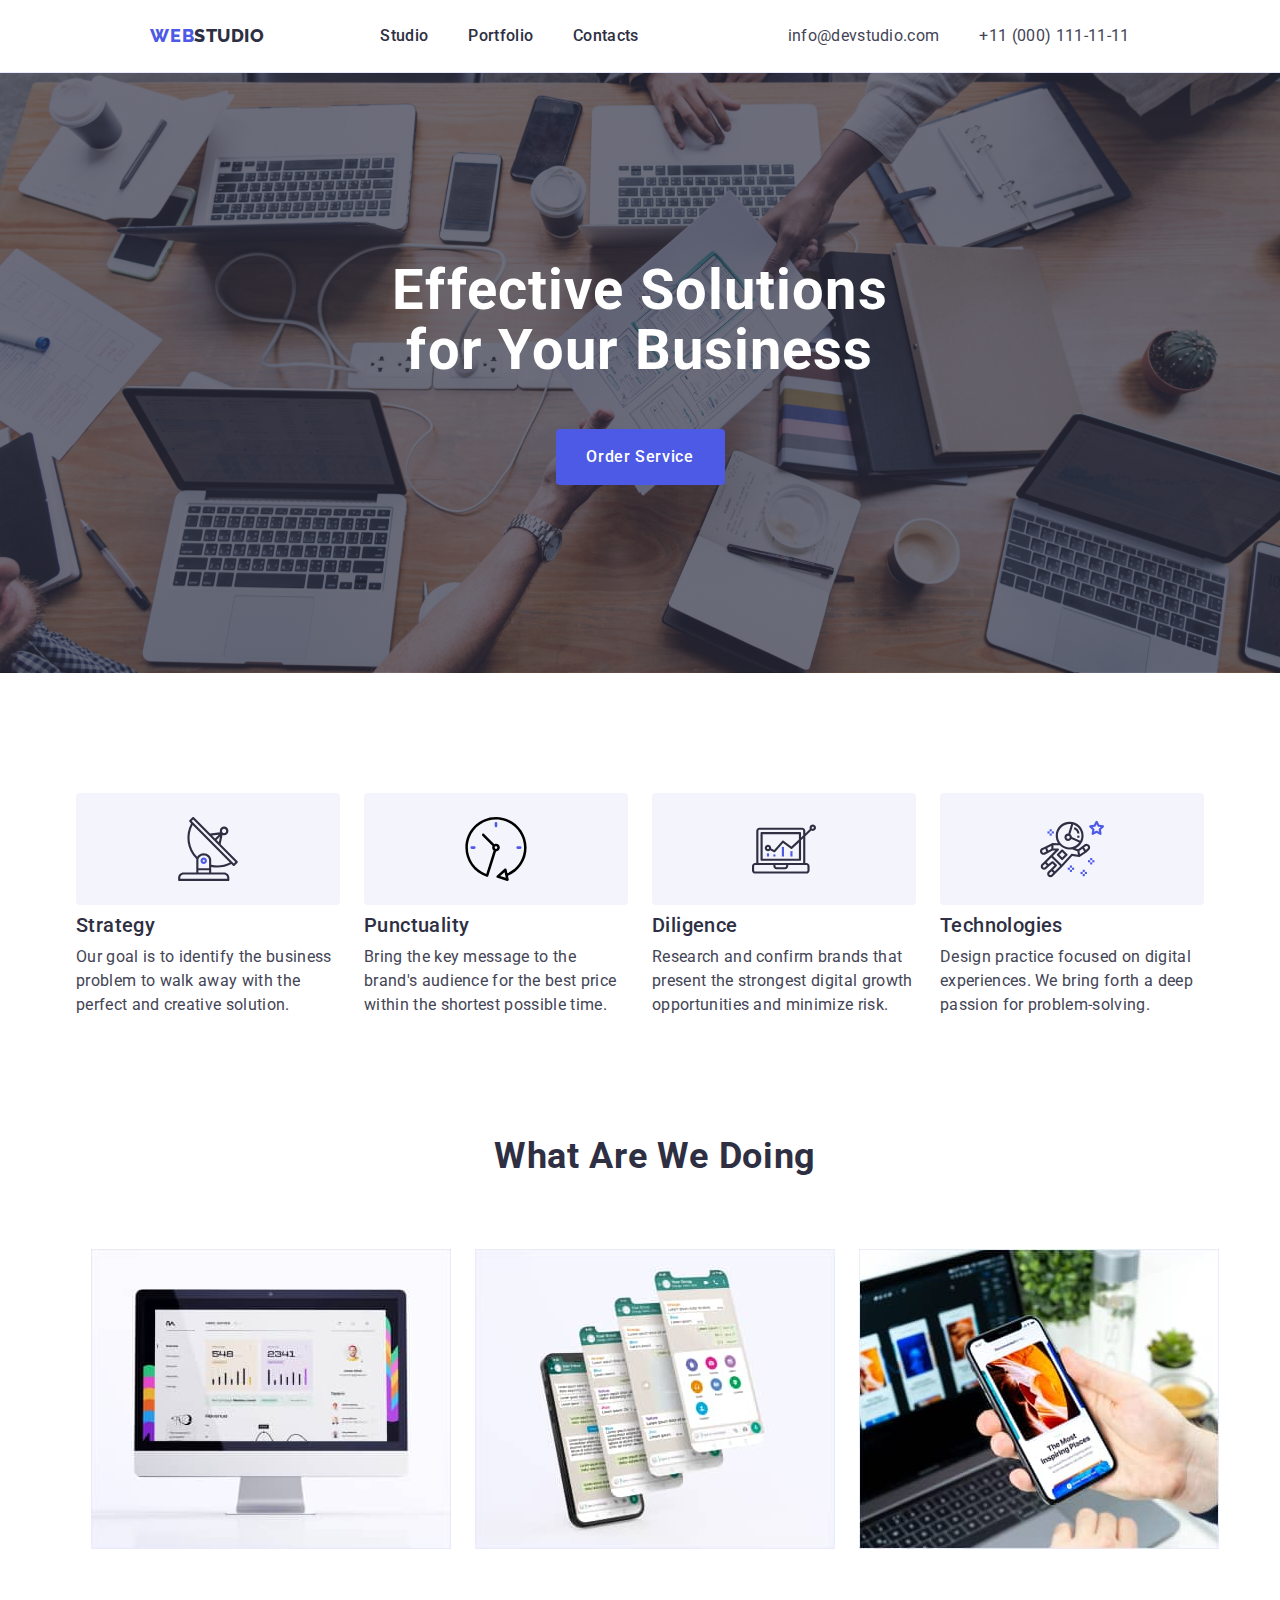
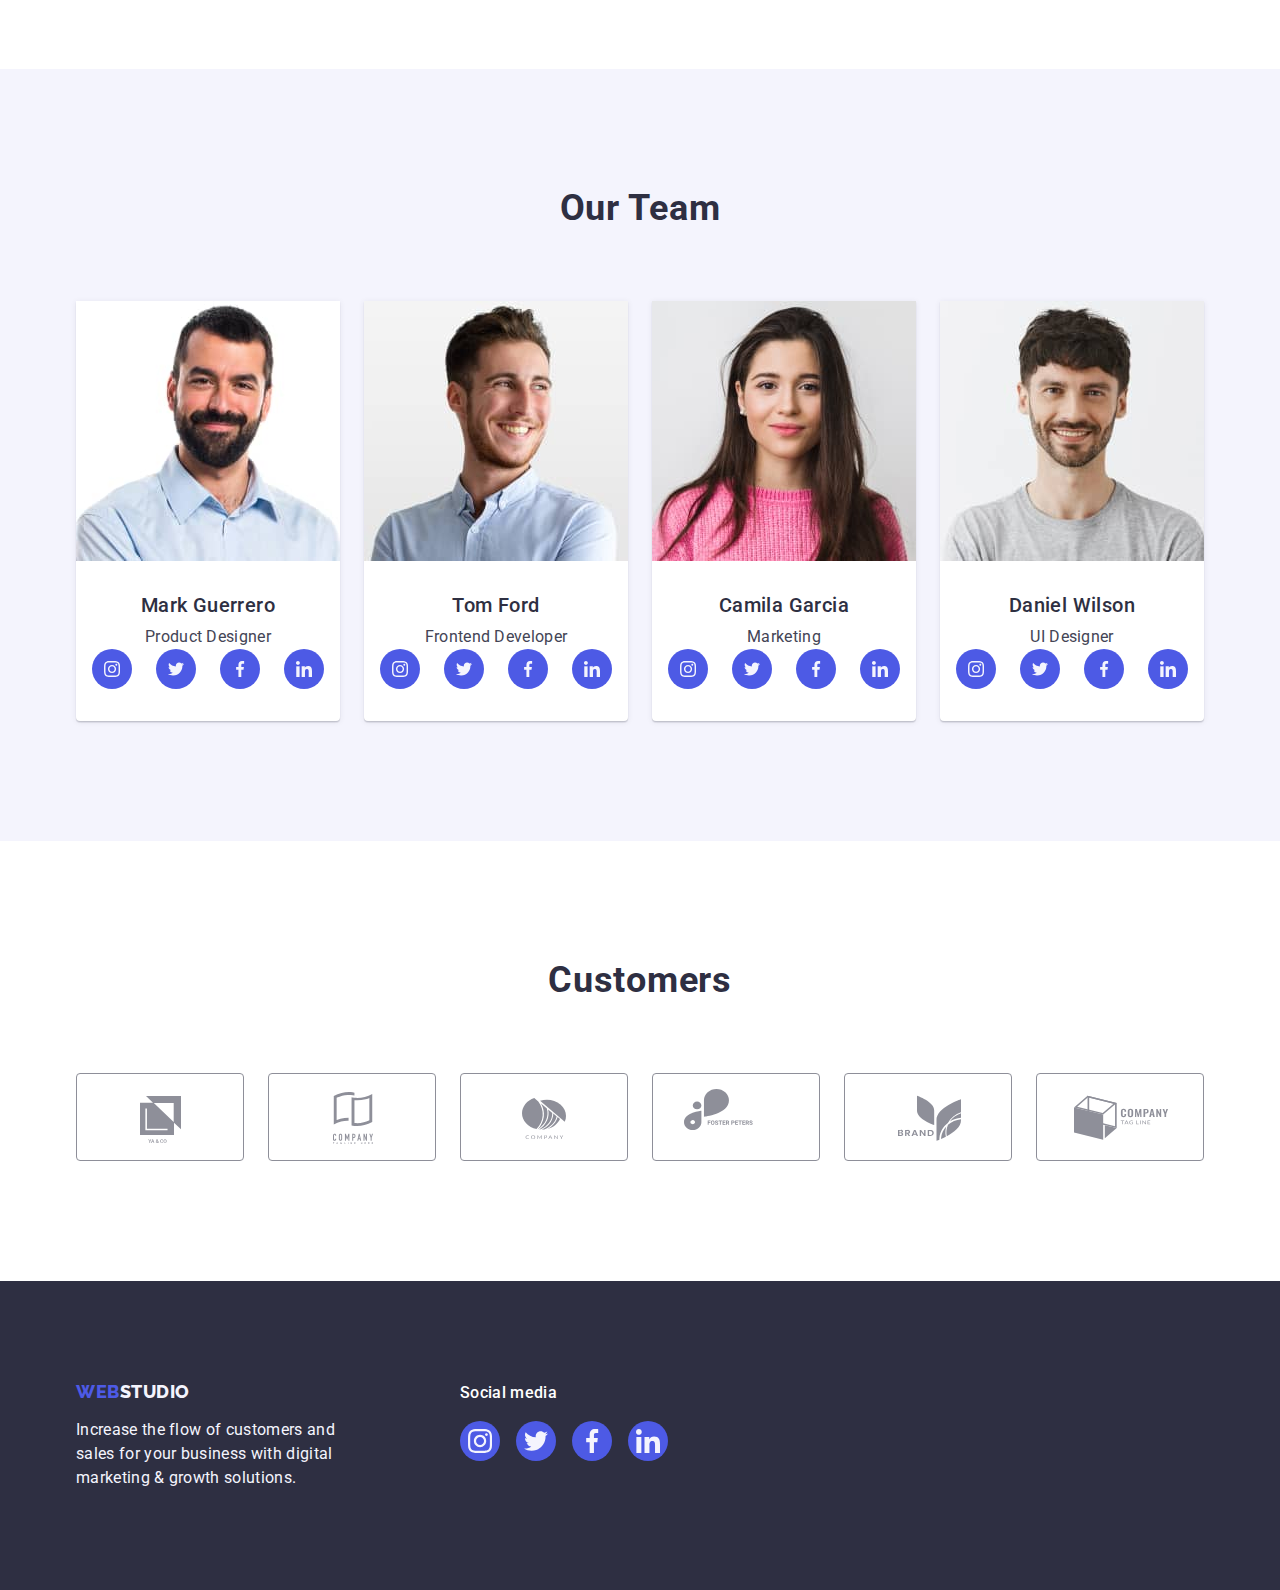
<file: index.html>
<!DOCTYPE html>
<html lang="en">
  <head>
    <meta charset="UTF-8" />
    <meta http-equiv="X-UA-Compatible" content="IE=edge" />
    <meta name="viewport" content="width=device-width, initial-scale=1.0" />
    <title>Document</title>

    <link rel="preconnect" href="https://fonts.googleapis.com" />
    <link rel="preconnect" href="https://fonts.gstatic.com" crossorigin />
    <link
      href="https://fonts.googleapis.com/css2?family=Raleway:wght@800&family=Roboto:wght@400;500;700;900&display=swap"
      rel="stylesheet"
    />
    <link
      href="https://cdn.jsdelivr.net/npm/modern-normalize@2.0.0/modern-normalize.min.css"
      rel="stylesheet"
    />

    <link rel="stylesheet" href="./css/styles.css" />
  </head>
  <body>
    <header class="head">
      <div class="container nav">
        <nav class="nav-style">
          <a href="./index.html" class="logo link">
            Web<span class="highlight">Studio</span></a
          >

          <ul class="list nav-style">
            <li class="nav-menu">
              <a href="./index.html" class="list-links link">Studio</a>
            </li>
            <li class="nav-menu">
              <a href="./portfolio.html" class="list-links link">Portfolio</a>
            </li>
            <li class="nav-menu">
              <a href="" class="list-links link">Contacts</a>
            </li>
          </ul>
        </nav>
        <address class="contacts adress-style">
          <ul class="list adress-style">
            <li>
              <a href="mailto:info@devstudio.com" class="contact-list link"
                >info@devstudio.com</a
              >
            </li>
            <li>
              <a href="tel:+110001111111" class="contact-list link"
                >+11 (000) 111-11-11</a
              >
            </li>
          </ul>
        </address>
      </div>
    </header>

    <main>
      <section class="section-one">
        <div class="container column">
          <h1 class="solutions">Effective Solutions for Your Business</h1>
          <button type="button" class="btn pointer btn-style">
            Order Service
          </button>
        </div>
      </section>

      <section class="section-two">
        <div class="container">
          <h2 class="random visually-hidden">Company's policy</h2>
          <ul class="list policy-box">
            <li class="policy-style">
              <div class="icon">
                <svg width="64" height="64">
                  <use href="./images/icons.svg#icon-antenna"></use>
                </svg>
              </div>
              <h3 class="random company-policy">Strategy</h3>
              <p class="company-text">
                Our goal is to identify the business problem to walk away with
                the perfect and creative solution.
              </p>
            </li>
            <li class="policy-style">
              <div class="icon">
                <svg width="64" height="64">
                  <use href="./images/icons.svg#icon-clock"></use>
                </svg>
              </div>
              <h3 class="random company-policy">Punctuality</h3>
              <p class="company-text">
                Bring the key message to the brand's audience for the best price
                within the shortest possible time.
              </p>
            </li>
            <li class="policy-style">
              <div class="icon">
                <svg width="64" height="64">
                  <use href="./images/icons.svg#icon-diagram"></use>
                </svg>
              </div>
              <h3 class="random company-policy">Diligence</h3>
              <p class="company-text">
                Research and confirm brands that present the strongest digital
                growth opportunities and minimize risk.
              </p>
            </li>
            <li class="policy-style">
              <div class="icon">
                <svg width="64" height="64">
                  <use href="./images/icons.svg#icon-astronaut"></use>
                </svg>
              </div>
              <h3 class="random company-policy">Technologies</h3>
              <p class="company-text">
                Design practice focused on digital experiences. We bring forth a
                deep passion for problem-solving.
              </p>
            </li>
          </ul>
        </div>
      </section>

      <section class="container section presentation">
        <div class="container column">
          <h2 class="actions">What are we doing</h2>
          <ul class="list policy-box">
            <li class="policy-img">
              <img
                src="./images/img1.jpg"
                alt="computer monitor"
                width="360"
                height="300"
              />
            </li>
            <li class="policy-img">
              <img
                src="./images/img2.jpg"
                alt="mobile phone"
                width="360"
                height="300"
              />
            </li>
            <li class="policy-img">
              <img
                src="./images/img3.jpg"
                alt="mobile phone on laptop background"
                width="360"
                height="300"
              />
            </li>
          </ul>
        </div>
      </section>

      <section class="wall-one section">
        <div class="container column">
          <h2 class="actions">Our Team</h2>
          <ul class="list policy-box">
            <li class="wall-second policy-style">
              <img
                src="./images/mark.jpg"
                alt="the picture shows Mark Guerrero"
                width="264"
                height="260"
              />
              <div class="work-person">
                <h3 class="random name">Mark Guerrero</h3>
                <p class="position">Product Designer</p>
                <ul class="community">
                  <li class="community-logo">
                    <a href="" class="community-link">
                      <svg class="svg-one" width="16" height="16">
                        <use href="./images/icons.svg#icon-instagram"></use>
                      </svg>
                    </a>
                  </li>
                  <li class="community-logo">
                    <a href="" class="community-link">
                      <svg class="svg-one" width="16" height="16">
                        <use href="./images/icons.svg#icon-twitter2"></use>
                      </svg>
                    </a>
                  </li>
                  <li class="community-logo">
                    <a href="" class="community-link">
                      <svg class="svg-one" width="16" height="16">
                        <use href="./images/icons.svg#icon-facebook2"></use>
                      </svg>
                    </a>
                  </li>
                  <li class="community-logo">
                    <a href="" class="community-link">
                      <svg class="svg-one" width="16" height="16">
                        <use href="./images/icons.svg#icon-linkedin2"></use>
                      </svg>
                    </a>
                  </li>
                </ul>
              </div>
            </li>
            <li class="wall-second policy-style">
              <img
                src="./images/tom.jpg"
                alt="the picture shows Tom Ford"
                width="264"
                height="260"
              />
              <div class="work-person">
                <h3 class="random name">Tom Ford</h3>
                <p class="position">Frontend Developer</p>
                <ul class="community">
                  <li class="community-logo">
                    <a href="" class="community-link">
                      <svg class="svg-one" width="16" height="16">
                        <use href="./images/icons.svg#icon-instagram"></use>
                      </svg>
                    </a>
                  </li>
                  <li class="community-logo">
                    <a href="" class="community-link">
                      <svg class="svg-one" width="16" height="16">
                        <use href="./images/icons.svg#icon-twitter2"></use>
                      </svg>
                    </a>
                  </li>
                  <li class="community-logo">
                    <a href="" class="community-link">
                      <svg class="svg-one" width="16" height="16">
                        <use href="./images/icons.svg#icon-facebook2"></use>
                      </svg>
                    </a>
                  </li>
                  <li class="community-logo">
                    <a href="" class="community-link">
                      <svg class="svg-one" width="16" height="16">
                        <use href="./images/icons.svg#icon-linkedin2"></use>
                      </svg>
                    </a>
                  </li>
                </ul>
              </div>
            </li>
            <li class="wall-second policy-style">
              <img
                src="./images/camila.jpg"
                alt="the picture shows Camila Garcia"
                width="264"
                height="260"
              />
              <div class="work-person">
                <h3 class="random name">Camila Garcia</h3>
                <p class="position">Marketing</p>
                <ul class="community">
                  <li class="community-logo">
                    <a href="" class="community-link">
                      <svg class="svg-one" width="16" height="16">
                        <use href="./images/icons.svg#icon-instagram"></use>
                      </svg>
                    </a>
                  </li>
                  <li class="community-logo">
                    <a href="" class="community-link">
                      <svg class="svg-one" width="16" height="16">
                        <use href="./images/icons.svg#icon-twitter2"></use>
                      </svg>
                    </a>
                  </li>
                  <li class="community-logo">
                    <a href="" class="community-link">
                      <svg class="svg-one" width="16" height="16">
                        <use href="./images/icons.svg#icon-facebook2"></use>
                      </svg>
                    </a>
                  </li>
                  <li class="community-logo">
                    <a href="" class="community-link">
                      <svg class="svg-one" width="16" height="16">
                        <use href="./images/icons.svg#icon-linkedin2"></use>
                      </svg>
                    </a>
                  </li>
                </ul>
              </div>
            </li>
            <li class="wall-second policy-style">
              <img
                src="./images/daniel.jpg"
                alt="the picture shows Daniel Wilson"
                width="264"
                height="260"
              />
              <div class="work-person">
                <h3 class="random name">Daniel Wilson</h3>
                <p class="position">UI Designer</p>
                <ul class="community">
                  <li class="community-logo">
                    <a href="" class="community-link">
                      <svg class="svg-one" width="16" height="16">
                        <use href="./images/icons.svg#icon-instagram"></use>
                      </svg>
                    </a>
                  </li>
                  <li class="community-logo">
                    <a href="" class="community-link">
                      <svg class="svg-one" width="16" height="16">
                        <use href="./images/icons.svg#icon-twitter2"></use>
                      </svg>
                    </a>
                  </li>
                  <li class="community-logo">
                    <a href="" class="community-link">
                      <svg class="svg-one" width="16" height="16">
                        <use href="./images/icons.svg#icon-facebook2"></use>
                      </svg>
                    </a>
                  </li>
                  <li class="community-logo">
                    <a href="" class="community-link">
                      <svg class="svg-one" width="16" height="16">
                        <use href="./images/icons.svg#icon-linkedin2"></use>
                      </svg>
                    </a>
                  </li>
                </ul>
              </div>
            </li>
          </ul>
        </div>
      </section>
      <section class="section-five">
        <div class="container">
          <h2 class="actions">Customers</h2>
          <ul class="policy-box">
            <li class="clients">
              <a href="" class="clients-link link"
                ><svg width="104" height="56" class="client-link-color">
                  <use href="./images/icons.svg#icon-client-1"></use>
                </svg>
              </a>
            </li>
            <li class="clients">
              <a href="" class="clients-link link"
                ><svg width="104" height="56" class="client-link-color">
                  <use href="./images/icons.svg#icon-client-2"></use>
                </svg>
              </a>
            </li>
            <li class="clients">
              <a href="" class="clients-link link"
                ><svg width="104" height="56" class="client-link-color">
                  <use href="./images/icons.svg#icon-client-3"></use>
                </svg>
              </a>
            </li>
            <li class="clients">
              <a href="" class="clients-link link"
                ><svg width="104" height="56" class="client-link-color">
                  <use href="./images/icons.svg#icon-client-4"></use>
                </svg>
              </a>
            </li>
            <li class="clients">
              <a href="" class="clients-link link"
                ><svg width="104" height="56" class="client-link-color">
                  <use href="./images/icons.svg#icon-client-5"></use>
                </svg>
              </a>
            </li>
            <li class="clients">
              <a href="" class="clients-link link"
                ><svg width="104" height="56" class="client-link-color">
                  <use href="./images/icons.svg#icon-client-6"></use>
                </svg>
              </a>
            </li>
          </ul>
        </div>
      </section>
    </main>

    <footer class="footer">
      <div class="container logo-style-one">
        <div class="footer-margin">
          <a href="./index.html" class="logo link link-style">
            Web<span class="highlight-second">Studio</span></a
          >
          <p class="footer-text">
            Increase the flow of customers and sales for your business with
            digital marketing & growth solutions.
          </p>
        </div>
        <div>
          <p class="logo-style-second">Social media</p>
          <ul class="social-media-box">
            <li class="community-logo">
              <a href="" class="community-link community-link-second"
                ><svg width="24" height="24" class="svg-one">
                  <use href="./images/icons.svg#icon-instagram"></use>
                </svg>
              </a>
            </li>
            <li class="community-logo">
              <a href="" class="community-link community-link-second"
                ><svg width="24" height="24" class="svg-one">
                  <use href="./images/icons.svg#icon-twitter2"></use>
                </svg>
              </a>
            </li>
            <li class="community-logo">
              <a href="" class="community-link community-link-second"
                ><svg width="24" height="24" class="svg-one">
                  <use href="./images/icons.svg#icon-facebook2"></use>
                </svg>
              </a>
            </li>
            <li class="community-logo">
              <a href="" class="community-link community-link-second"
                ><svg width="24" height="24" class="svg-one">
                  <use href="./images/icons.svg#icon-linkedin2"></use>
                </svg>
              </a>
            </li>
          </ul>
        </div>
      </div>
    </footer>
  </body>
</html>
</file>
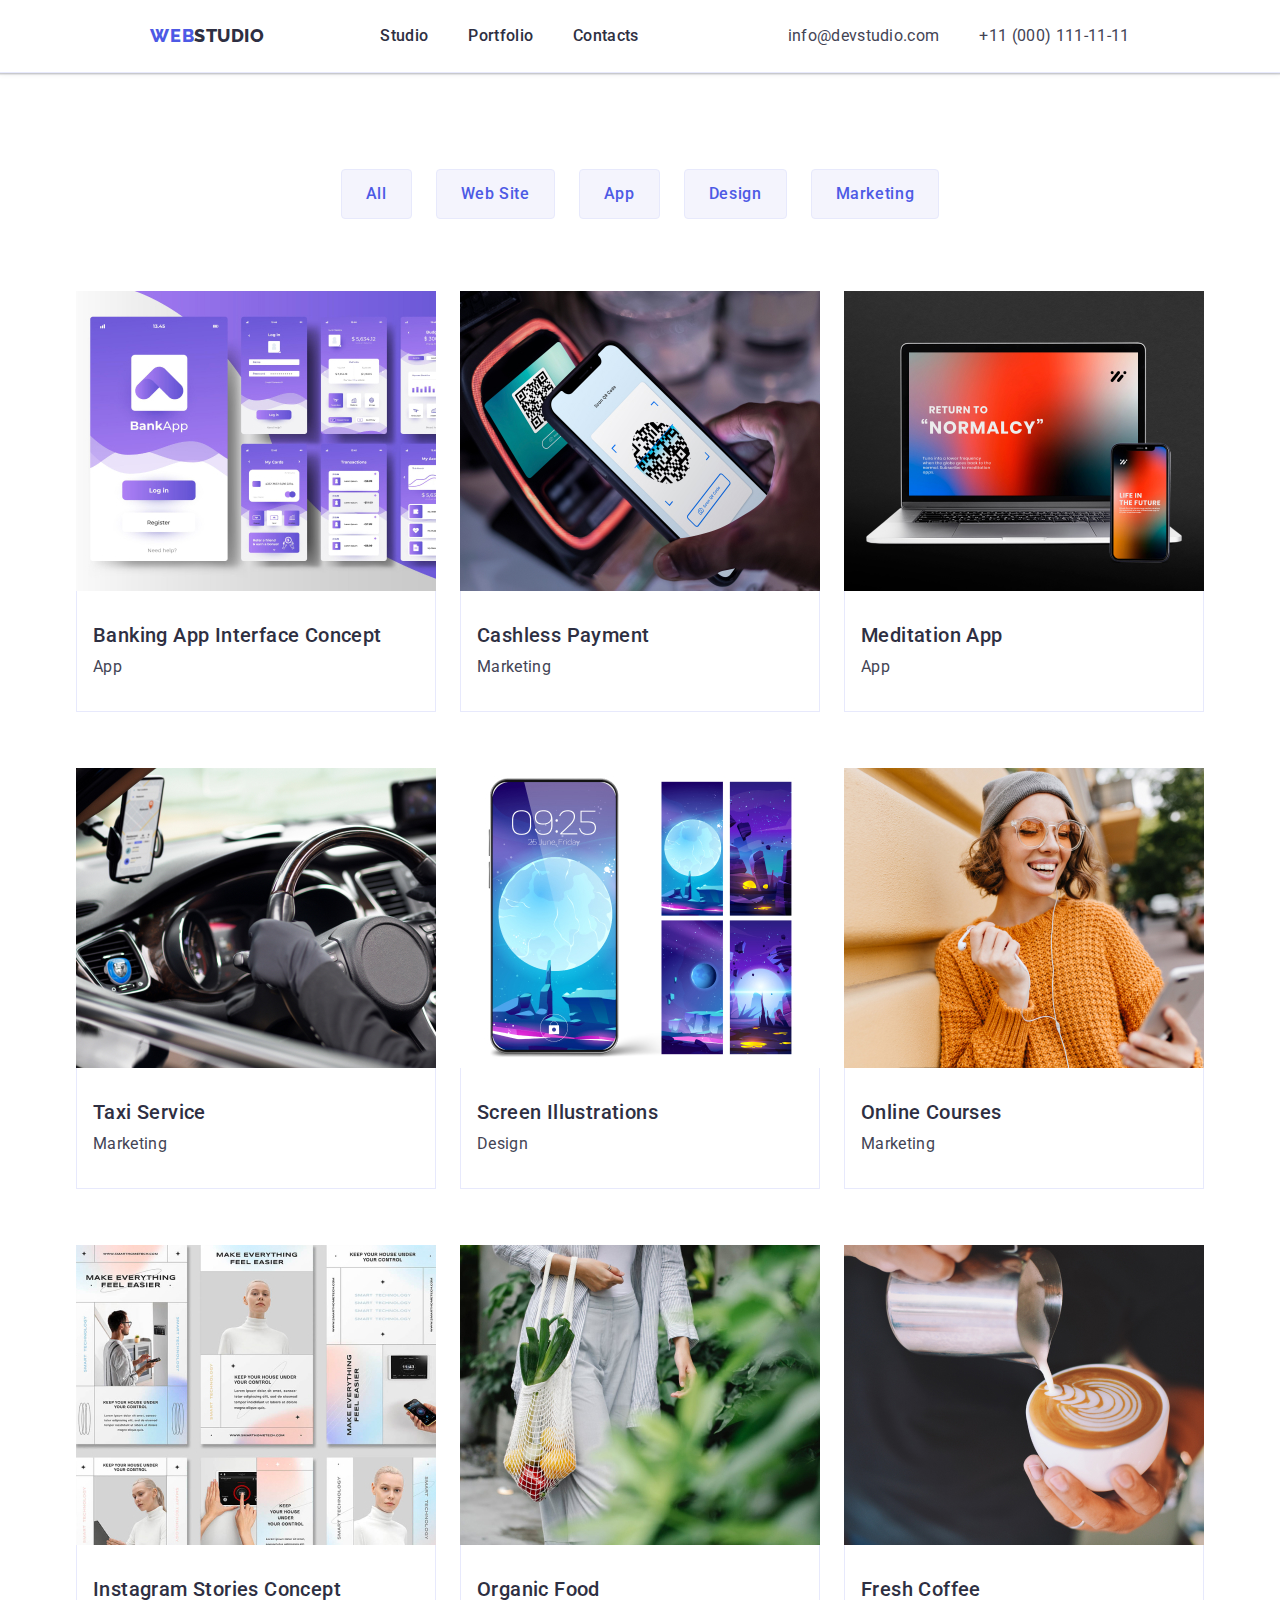
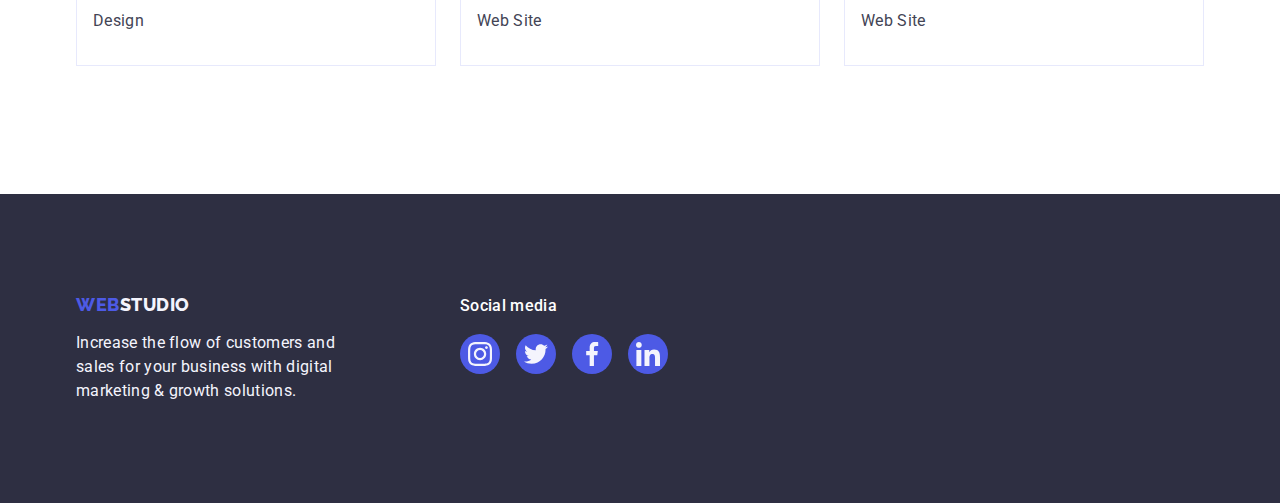
<file: portfolio.html>
<!DOCTYPE html>
<html lang="en">
  <head>
    <meta charset="UTF-8" />
    <meta http-equiv="X-UA-Compatible" content="IE=edge" />
    <meta name="viewport" content="width=device-width, initial-scale=1.0" />
    <title>Document</title>

    <link rel="preconnect" href="https://fonts.googleapis.com" />
    <link rel="preconnect" href="https://fonts.gstatic.com" crossorigin />
    <link
      href="https://fonts.googleapis.com/css2?family=Raleway:wght@800&family=Roboto:wght@400;500;700;900&display=swap"
      rel="stylesheet"
    />

    <link
      href="https://cdn.jsdelivr.net/npm/modern-normalize@2.0.0/modern-normalize.min.css"
      rel="stylesheet"
    />

    <link rel="stylesheet" href="./css/styles.css" />
  </head>
  <body>
    <header class="head head-porfolio">
      <div class="container nav">
        <nav class="nav-style">
          <a href="./index.html" class="logo link">
            Web<span class="highlight">Studio</span></a
          >

          <ul class="list nav-style">
            <li class="nav-menu">
              <a href="./index.html" class="list-links link">Studio</a>
            </li>
            <li class="nav-menu">
              <a href="./portfolio.html" class="list-links link">Portfolio</a>
            </li>
            <li class="nav-menu">
              <a href="" class="list-links link">Contacts</a>
            </li>
          </ul>
        </nav>
        <address class="contacts adress-style">
          <ul class="list adress-style">
            <li>
              <a href="mailto:info@devstudio.com" class="contact-list link"
                >info@devstudio.com</a
              >
            </li>
            <li>
              <a href="tel:+110001111111" class="contact-list link"
                >+11 (000) 111-11-11</a
              >
            </li>
          </ul>
        </address>
      </div>
    </header>
    <main>
      <section class="section">
        <div class="container column">
          <h1 class="visually-hidden">Company's portfolio</h1>
          <ul class="list button-style">
            <li>
              <button type="button" class="btn pointer-second">All</button>
            </li>
            <li>
              <button type="button" class="btn pointer-second">Web Site</button>
            </li>
            <li>
              <button type="button" class="btn pointer-second">App</button>
            </li>
            <li>
              <button type="button" class="btn pointer-second">Design</button>
            </li>
            <li>
              <button type="button" class="btn pointer-second">
                Marketing
              </button>
            </li>
          </ul>
          <ul class="list portfolio-style">
            <li class="portfolio-img">
              <a
                href="../goit-markup-hw-02/images/img_1.jpg"
                class="link link-shadow"
              >
                <img
                  src="./images/img_1.jpg"
                  alt="banking application website interface"
                  width="360"
                  height="360"
                />
                <div class="portfolio-category">
                  <h2 class="random company-policy">
                    Banking App Interface Concept
                  </h2>
                  <p class="position direction">App</p>
                </div>
              </a>
            </li>
            <li class="portfolio-img">
              <a
                href="../goit-markup-hw-02/images/img_2.jpg"
                class="link link-shadow"
              >
                <img
                  src="./images/img_2.jpg"
                  alt="electronic payment"
                  width="360"
                  height="360"
                />
                <div class="portfolio-category">
                  <h2 class="random company-policy">Cashless Payment</h2>
                  <p class="position direction">Marketing</p>
                </div>
              </a>
            </li>
            <li class="portfolio-img">
              <a
                href="../goit-markup-hw-02/images/img_3.jpg"
                class="link link-shadow"
              >
                <img
                  src="./images/img_3.jpg"
                  alt="meditation app"
                  width="360"
                  height="360"
                />
                <div class="portfolio-category">
                  <h2 class="random company-policy">Meditation App</h2>
                  <p class="position direction">App</p>
                </div>
              </a>
            </li>
            <li class="portfolio-img">
              <a
                href="../goit-markup-hw-02/images/img_4.jpg"
                class="link link-shadow"
              >
                <img
                  src="./images/img_4.jpg"
                  alt="a service provided by a taxi"
                  width="360"
                  height="360"
                />
                <div class="portfolio-category">
                  <h2 class="random company-policy">Taxi Service</h2>
                  <p class="position direction">Marketing</p>
                </div>
              </a>
            </li>
            <li class="portfolio-img">
              <a
                href="../goit-markup-hw-02/images/img_5.jpg"
                class="link link-shadow"
              >
                <img
                  src="./images/img_5.jpg"
                  alt="mobile phone wallpapers"
                  width="360"
                  height="360"
                />
                <div class="portfolio-category">
                  <h2 class="random company-policy">Screen Illustrations</h2>
                  <p class="position direction">Design</p>
                </div>
              </a>
            </li>
            <li class="portfolio-img">
              <a
                href="../goit-markup-hw-02/images/img_6.jpg"
                class="link link-shadow"
              >
                <img
                  src="./images/img_6.jpg"
                  alt="person taking an online course"
                  width="360"
                  height="360"
                />
                <div class="portfolio-category">
                  <h2 class="random company-policy">Online Courses</h2>
                  <p class="position direction">Marketing</p>
                </div>
              </a>
            </li>
            <li class="portfolio-img">
              <a
                href="../goit-markup-hw-02/images/img_7.jpg"
                class="link link-shadow"
              >
                <img
                  src="./images/img_7.jpg"
                  alt="instagram stories"
                  width="360"
                  height="360"
                />
                <div class="portfolio-category">
                  <h2 class="random company-policy">
                    Instagram Stories Concept
                  </h2>
                  <p class="position direction">Design</p>
                </div>
              </a>
            </li>
            <li class="portfolio-img">
              <a
                href="../goit-markup-hw-02/images/img_8.jpg"
                class="link link-shadow"
              >
                <img
                  src="./images/img_8.jpg"
                  alt="organic food"
                  width="360"
                  height="360"
                />
                <div class="portfolio-category">
                  <h2 class="random company-policy">Organic Food</h2>
                  <p class="position direction">Web Site</p>
                </div>
              </a>
            </li>
            <li class="portfolio-img">
              <a
                href="../goit-markup-hw-02/images/img_9.jpg"
                class="link link-shadow"
              >
                <img
                  src="./images/img_9.jpg"
                  alt="fresh coffee"
                  width="360"
                  height="360"
                />
                <div class="portfolio-category">
                  <h2 class="random company-policy">Fresh Coffee</h2>
                  <p class="position direction">Web Site</p>
                </div>
              </a>
            </li>
          </ul>
        </div>
      </section>
    </main>

    <footer class="footer">
      <div class="container logo-style-one">
        <div class="footer-margin">
          <a href="./index.html" class="logo link link-style">
            Web<span class="highlight-second">Studio</span></a
          >
          <p class="footer-text">
            Increase the flow of customers and sales for your business with
            digital marketing & growth solutions.
          </p>
        </div>
        <div>
          <p class="logo-style-second">Social media</p>
          <ul class="social-media-box">
            <li class="community-logo">
              <a href="" class="community-link community-link-second"
                ><svg width="24" height="24" class="svg-one">
                  <use href="./images/icons.svg#icon-instagram"></use>
                </svg>
              </a>
            </li>
            <li class="community-logo">
              <a href="" class="community-link community-link-second"
                ><svg width="24" height="24" class="svg-one">
                  <use href="./images/icons.svg#icon-twitter2"></use>
                </svg>
              </a>
            </li>
            <li class="community-logo">
              <a href="" class="community-link community-link-second"
                ><svg width="24" height="24" class="svg-one">
                  <use href="./images/icons.svg#icon-facebook2"></use>
                </svg>
              </a>
            </li>
            <li class="community-logo">
              <a href="" class="community-link community-link-second"
                ><svg width="24" height="24" class="svg-one">
                  <use href="./images/icons.svg#icon-linkedin2"></use>
                </svg>
              </a>
            </li>
          </ul>
        </div>
      </div>
    </footer>
  </body>
</html>
</file>
<file: css/styles.css>
* {
  margin: 0;
  padding: 0;
}

:root {
  --first-color-text: #434455;
  --second-color-text: #2e2f42;
  --color-white: #ffffff;
  --color-white-second: #f4f4fd;
  --denim: #404bbf;
  --iris: #4d5ae5;
  --cornflower: #e7e9fc;
  --grey: rgba(46, 47, 66, 0.7);
}

body {
  font-family: "Raleway", sans-serif;
  font-family: "Roboto", sans-serif;
  color: var(--first-color-text);
  background-color: var(--color-white);
}

.container {
  width: 1158px;
  margin: 0 auto;
  padding: 0 15px;
}

.logo {
  font-family: "Raleway", sans-serif;
  font-weight: 800;
  font-size: 18px;
  line-height: 1.17;
  letter-spacing: 0.03em;
  text-transform: uppercase;
  color: var(--iris);
  margin-right: 76px;
}

.link {
  text-decoration: none;
}

.highlight {
  color: var(--second-color-text);
}

.highlight-second {
  color: var(--color-white-second);
}

.list {
  list-style: none;
}

.list-links {
  font-weight: 500;
  font-size: 16px;
  line-height: 1.5;
  letter-spacing: 0.02em;
  color: var(--second-color-text);
  padding: 24px 0;
}
.list-links:hover,
.list-links:focus {
  color: var(--denim);
  text-decoration: none;
}
.list-links:active {
  color: var(--denim);
}

.contacts {
  font-style: normal;
}

.contact-list {
  font-size: 16px;
  line-height: 1.5;
  letter-spacing: 0.02em;
  color: var(--first-color-text);
  text-decoration: none;
}
.contact-list:hover,
.contact-list:focus {
  color: var(--denim);
}

.section {
  padding-bottom: 120px;
}
.section-one {
  padding: 188px 0;
  max-width: 1440px;
  margin: auto;
  background-image: linear-gradient(
      rgba(46, 47, 66, 0.7),
      rgba(46, 47, 66, 0.7)
    ),
    url("../images/people-office.jpg");
  background-color: var(--second-color-text);
  background-size: cover;
  background-position: center;
  background-repeat: no-repeat;
}

.section-two {
  padding: 120px 0;
}

.section-five {
  padding-top: 120px;
  padding-bottom: 120px;
}

.solutions {
  font-size: 56px;
  line-height: 1.07;
  text-align: center;
  letter-spacing: 0.02em;
  color: var(--color-white);
  max-width: 496px;
  padding-bottom: 48px;
}

.btn {
  font-family: "Roboto", sans-serif;
  font-weight: 500;
  font-size: 16px;
  line-height: 1.5;
  letter-spacing: 0.04em;
  cursor: pointer;
}
.btn-style {
  display: block;
  min-width: 169px;
  height: 56px;
  border: none;
  border-radius: 4px;
}
.pointer {
  background-color: var(--iris);
  color: var(--color-white);
}
.pointer:hover,
.pointer:focus {
  background-color: var(--denim);
}
.pointer:active {
  background-color: var(--denim);
}

.pointer-second {
  background-color: var(--color-white-second);
  color: var(--iris);
  padding: 12px 24px;
  border: 1px solid #e7e9fc;
  border-radius: 4px;
}
.pointer-second:hover,
.pointer-second:focus {
  color: var(--color-white);
  background-color: var(--denim);
  border: 1px solid transparent;
}
.pointer-second:active {
  border: 1px solid transparent;
}

.random {
  font-weight: 500;
  font-size: 20px;
  line-height: 1.2;
  letter-spacing: 0.02em;
  color: var(--second-color-text);
}

.position {
  font-size: 16px;
  line-height: 1.5;
  letter-spacing: 0.02em;
  color: var(--first-color-text);
  text-align: center;
}
.company-text {
  font-size: 16px;
  line-height: 1.5;
  letter-spacing: 0.02em;
  color: var(--first-color-text);
}

.actions {
  font-size: 36px;
  line-height: 1.11;
  text-align: center;
  letter-spacing: 0.02em;
  text-transform: capitalize;
  color: var(--second-color-text);
  margin-bottom: 72px;
}

.wall-one {
  background-color: var(--color-white-second);
  padding: 120px 0;
}
.wall-second {
  background-color: var(--color-white);
  border-radius: 0px 0px 4px 4px;
  box-shadow: 0px 2px 1px 0px rgba(46, 47, 66, 0.08),
    0px 1px 1px 0px rgba(46, 47, 66, 0.16),
    0px 1px 6px 0px rgba(46, 47, 66, 0.08);
}

.footer {
  background-color: var(--second-color-text);
  padding: 100px 0;
}
.footer-text {
  line-height: 1.5;
  color: var(--color-white-second);
  letter-spacing: 0.02em;
  max-width: 264px;
  max-height: 72px;
}
.link-style {
  display: inline-block;
  margin-bottom: 16px;
}

a:hover {
  text-decoration: none;
}

img {
  display: block;
  max-width: 100%;
  height: auto;
}
button {
  cursor: pointer;
  border: none;
  border-radius: 4px;
}

ul,
ol {
  list-style: none;
  margin: 0;
  padding-left: 0;
}

.visually-hidden {
  position: absolute;
  width: 1px;
  height: 1px;
  margin: -1px;
  border: 0;
  padding: 0;
  white-space: nowrap;
  clip-path: inset(100%);
  clip: rect(0 0 0 0);
  overflow: hidden;
}

.nav-style {
  display: flex;
  justify-content: flex-start;
  flex-direction: row;
  align-items: center;
  gap: 40px;
}

.nav-menu {
  gap: 40px;
  padding: 24px 0 24px;
}

.nav {
  display: flex;
  justify-content: space-around;
}

.adress-style {
  display: flex;
  justify-content: flex-end;
  align-items: center;
  gap: 40px;
}

.policy-style {
  width: calc((100% - 72px) / 4);
}

.policy-box {
  display: flex;
  gap: 24px;
}
.company-policy {
  margin-bottom: 8px;
}

.presentation {
  padding-bottom: 120px;
}

.work-person {
  padding: 32px 0px;
}

.button-style {
  display: flex;
  justify-content: center;
  gap: 24px;
  margin-bottom: 72px;
}
.pointer-second:hover,
.pointer-second:focus {
  border-radius: 4px;
  box-shadow: 0px 2px 2px 0px rgba(0, 0, 0, 0.12),
    0px 2px 1px 0px rgba(0, 0, 0, 0.08), 0px 3px 1px 0px rgba(0, 0, 0, 0.1);
}
.column {
  display: flex;
  flex-direction: column;
  justify-content: center;
  align-items: center;
}
.portfolio-style {
  display: flex;
  flex-wrap: wrap;
  column-gap: 24px;
  row-gap: 48px;
}
.portfolio-img {
  width: calc((100% - 48px) / 3);
}
.portfolio-img:hover,
.portfolio-img:focus {
  border: 1px solid (var--color-white-second, #f4f4fd);
  background: var(--color-white, #fff);
}

.link-shadow {
  display: block;
}

.link-shadow:hover,
.link-shadow:focus {
  box-shadow: 0px 1px 6px rgba(46, 47, 66, 0.08),
    0px 1px 1px rgba(46, 47, 66, 0.16), 0px 2px 1px rgba(46, 47, 66, 0.08);
}

.portfolio-category {
  padding: 32px 16px;
  border: 1px solid var(--cornflower);
  border-top: none;
  margin-bottom: 8px;
}

.head {
  border-bottom: 1px solid var(--cornflower);
  box-shadow: 0px 2px 1px rgba(46, 47, 66, 0.08),
    0px 1px 1px rgba(46, 47, 66, 0.16), 0px 1px 6px rgba(46, 47, 66, 0.08);
}

.head-porfolio {
  margin-bottom: 96px;
}
.name {
  text-align: center;
  margin-bottom: 8px;
}

.direction {
  text-align: left;
}

.icon {
  display: flex;
  align-items: center;
  justify-content: center;
  width: 264px;
  height: 112px;
  flex-shrink: 0;
  border-radius: 4px;
  background: var(--color-white-second);
  margin-bottom: 8px;
}

.community {
  display: flex;
  justify-content: center;
  gap: 24px;
}
.community-logo {
  width: 40px;
  height: 40px;
}
.community-link {
  width: 100%;
  height: 100%;
  background-color: var(--iris);
  border-radius: 50%;
  display: flex;
  align-items: center;
  justify-content: center;
}

.community-link:hover,
.community-link:focus {
  background-color: var(--denim);
}

.svg-one {
  fill: #f4f4fd;
}

.clients {
  width: calc((100% - 120px) / 6);
  height: 88px;
}
.clients-link {
  width: 100%;
  height: 100%;
  border: 1px solid #8e8f99;
  border-radius: 4px;
  display: flex;
  align-items: center;
  justify-content: center;
  color: #8e8f99;
}
.clients-link:hover,
.clients-link:focus {
  border-color: var(--denim);
  color: var(--denim);
}

.client-link-color {
  fill: currentColor;
}

.logo-style-one {
  display: flex;
  align-items: baseline;
}
.footer-margin {
  margin-right: 120px;
}

.logo-style-second {
  font-weight: 500;
  font-size: 16px;
  line-height: 1.5;
  letter-spacing: 0.02em;
  color: var(--color-white);
  margin-bottom: 16px;
}

.social-media-box {
  display: flex;
  gap: 16px;
}

.community-link-second:hover,
.community-link-second:focus {
  background-color: #31d0aa;
}
</file>
